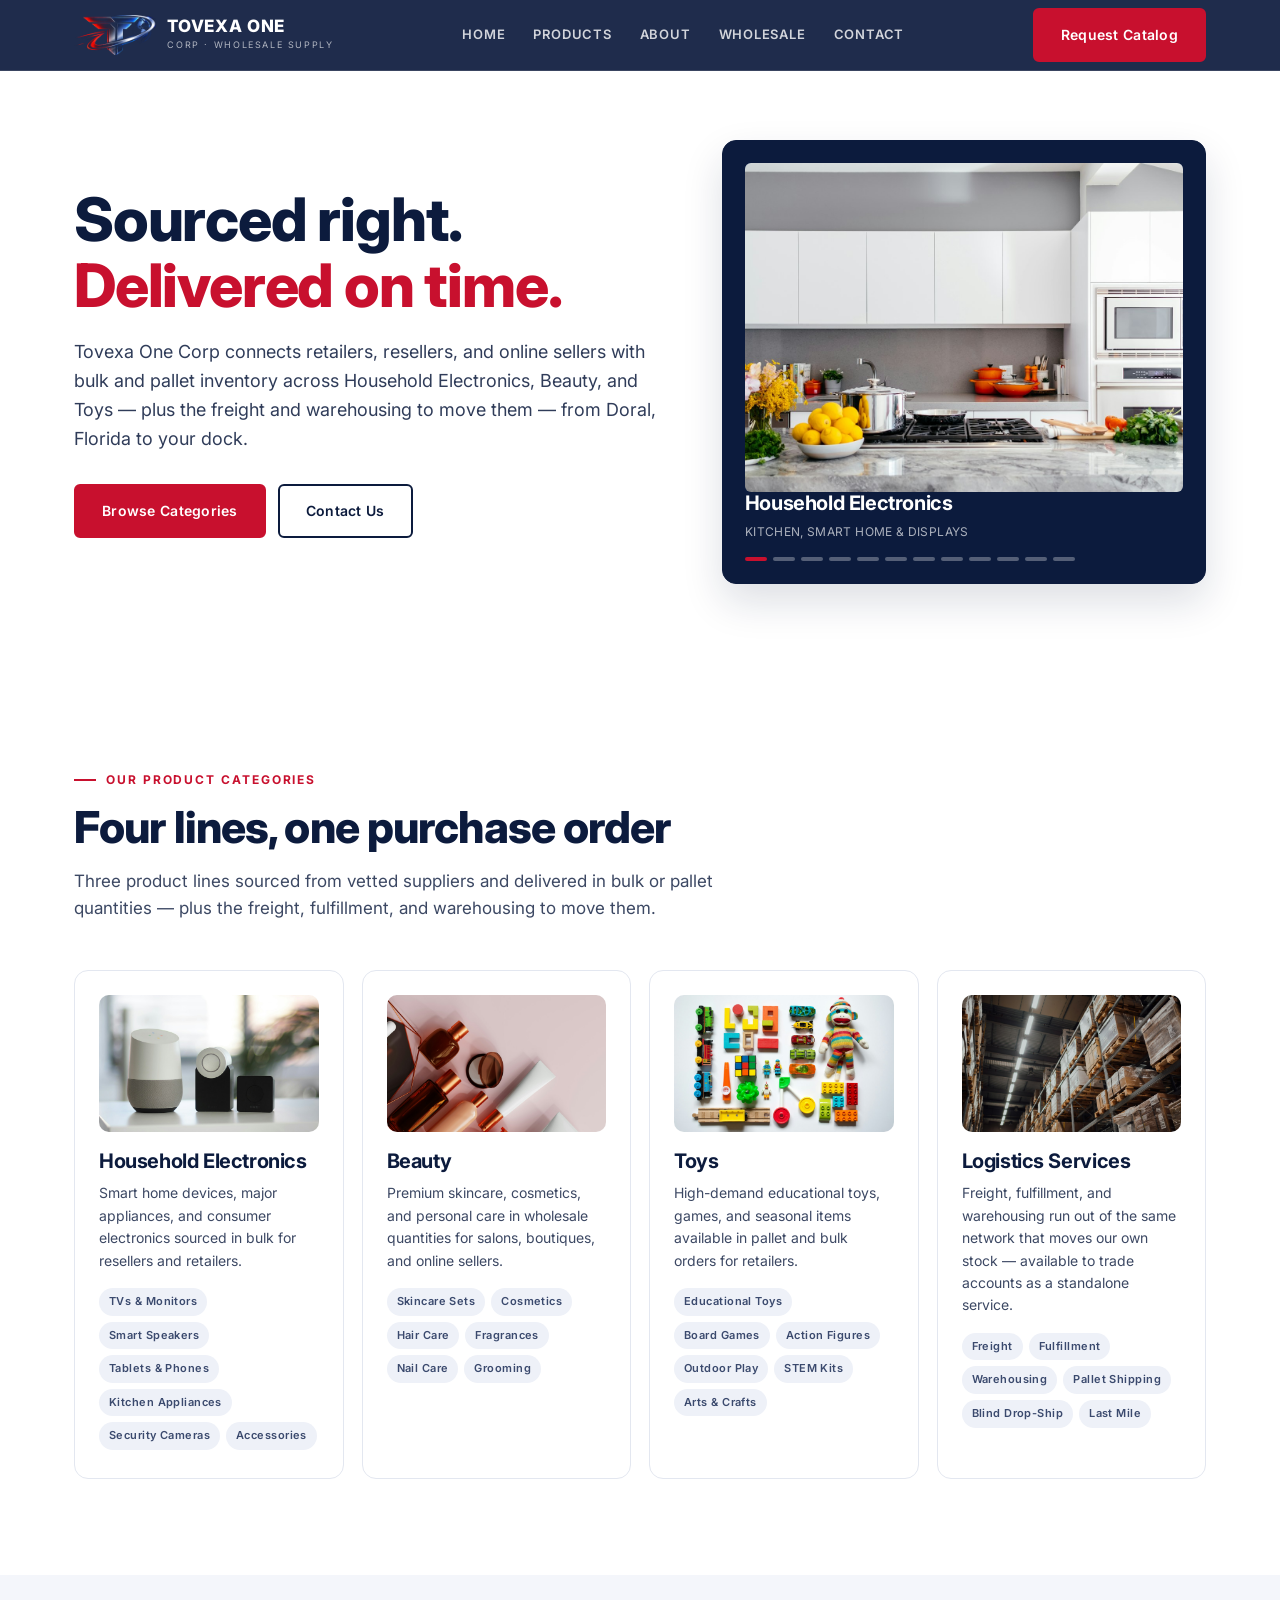
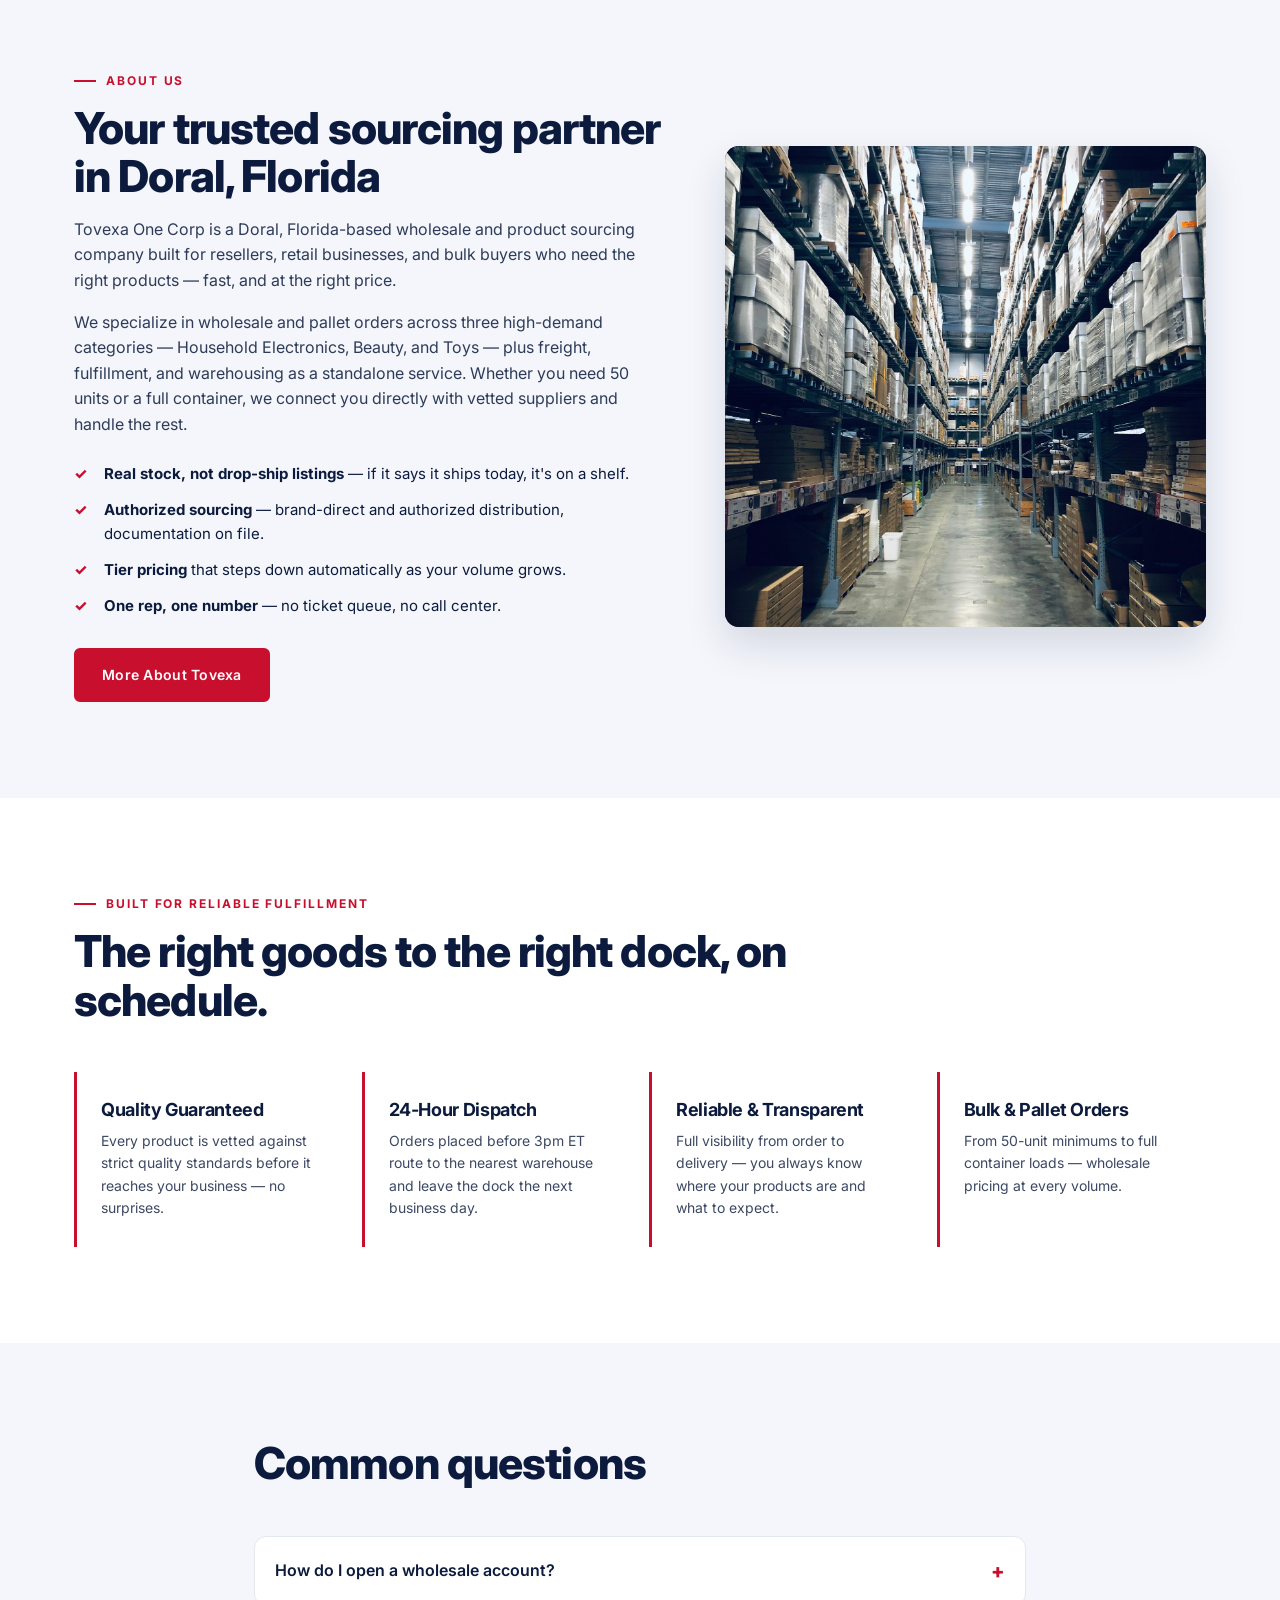
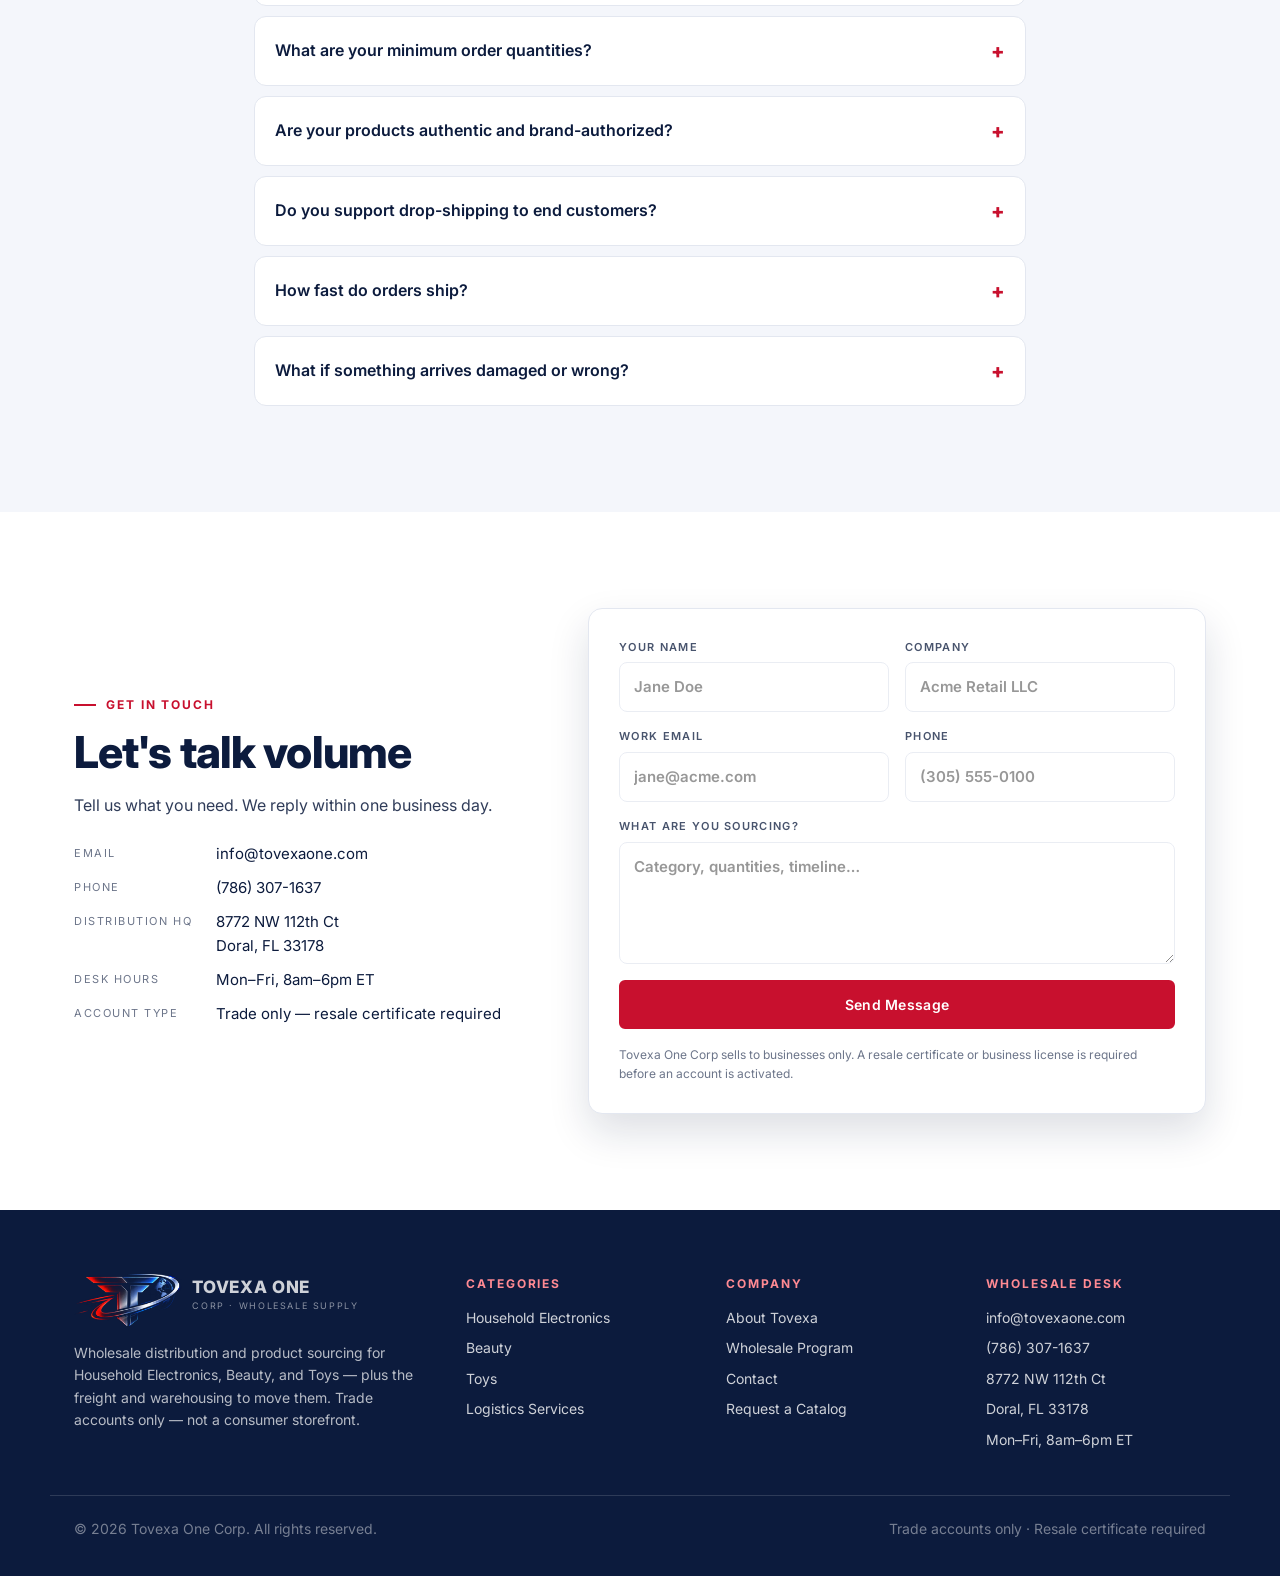
<file: index.html>
<!DOCTYPE html>
<html lang="en">
<head>
<meta charset="UTF-8">
<meta name="viewport" content="width=device-width, initial-scale=1.0">
<title>Tovexa One Corp | Wholesale Electronics, Beauty, Toys &amp; Logistics</title>
<meta name="description" content="Tovexa One Corp — wholesale distribution and product sourcing across Household Electronics, Beauty, and Toys — plus the freight and warehousing to move them. Bulk and pallet orders, trade accounts only.">
<!-- Tovexa One Corp — landing page. Colors/fonts in the :root block below. -->
<link rel="preconnect" href="https://fonts.googleapis.com">
<link href="https://fonts.googleapis.com/css2?family=Inter:wght@400;500;600;700;800&display=swap" rel="stylesheet">
<style>
/* THEME 2 — "Paper": clean white page like Voltiva, navy type, red accents. Edit colors here. */
:root{
  --navy:#0c1b3d; --navy-2:#1a3270; --red:#c8102e; --red-hover:#a80d26; --red-soft-text:#ff8a93;
  --bg:#ffffff; --bg-alt:#f4f6fb; --text:#0c1b3d; --line:#e3e7f0;
  --card-bg:#ffffff; --ico-bg:#fdecee; --tag-bg:#eef1f8; --tag-text:#3b4a6e; --input-bg:#fff;
  --nav-bg:rgba(12,27,61,.92); --nav-solid:#0c1b3d; --nav-text:#ffffff;
  --hero-bg:#ffffff; --hero-text:#0c1b3d; --hero-accent:#c8102e; --hero-line:#e3e7f0;
  --card-hero-bg:#0c1b3d; --card-hero-line:#0c1b3d; --card-hero-text:#fff;
  --art-bg:linear-gradient(160deg,#1a3270,#0c1b3d); --art-1:#2b4a94; --art-2:#4a6fd1;
  --ghost-border:#0c1b3d; --ghost-text:#0c1b3d; --ghost-hover-bg:#0c1b3d; --ghost-hover-text:#fff;
  --foot-bg:#0c1b3d; --foot-text:#fff;
  --shadow:0 18px 40px rgba(12,27,61,.14); --radius-card:14px; --radius-btn:6px;
  --font-head:'Inter',system-ui,sans-serif; --font-body:'Inter',system-ui,sans-serif;
}


*{box-sizing:border-box;margin:0;padding:0}
html{scroll-behavior:smooth;scroll-padding-top:80px}
body{font-family:var(--font-body);background:var(--bg);color:var(--text);line-height:1.6;-webkit-font-smoothing:antialiased}
a{color:inherit;text-decoration:none}
button,input,textarea,select{font-family:inherit}
h1,h2,h3{font-family:var(--font-head);line-height:1.1;letter-spacing:-.02em}
.wrap{max-width:1180px;margin:0 auto;padding:0 24px}
.narrow{max-width:820px}
.eyebrow{font-size:12px;font-weight:700;letter-spacing:.16em;text-transform:uppercase;color:var(--red);margin-bottom:14px;display:flex;align-items:center;gap:10px}
.eyebrow::before{content:"";width:22px;height:2px;background:var(--red)}
.btn{display:inline-flex;align-items:center;justify-content:center;padding:14px 26px;border-radius:var(--radius-btn);font-weight:600;font-size:14px;letter-spacing:.02em;border:2px solid transparent;cursor:pointer;transition:.2s;font-family:var(--font-body)}
.btn-primary{background:var(--red);color:#fff;border-color:var(--red)}
.btn-primary:hover{background:var(--red-hover);border-color:var(--red-hover);transform:translateY(-1px)}
.btn-ghost{border-color:var(--ghost-border);color:var(--ghost-text)}
.btn-ghost:hover{background:var(--ghost-hover-bg);color:var(--ghost-hover-text)}

/* nav */
.nav{position:fixed;top:0;left:0;right:0;z-index:50;background:var(--nav-bg);backdrop-filter:blur(12px);border-bottom:1px solid rgba(255,255,255,.12)}
.nav-in{display:flex;align-items:center;justify-content:space-between;height:70px;gap:20px}
.logo{display:flex;align-items:center;gap:10px;color:var(--nav-text)}
.logo img.logo-mark{height:40px;width:auto;display:block}
.logo-txt b{display:block;font-size:19px;font-weight:800;letter-spacing:.10em;line-height:1}
.logo-txt small{display:block;font-size:9px;letter-spacing:.16em;opacity:.7;margin-top:3px}
.foot .logo img.logo-mark{height:52px}
.logo b{display:block;font-family:var(--font-head);font-size:17px;letter-spacing:.04em;line-height:1}
.logo small{display:block;font-size:9px;letter-spacing:.18em;opacity:.65;margin-top:3px}
.links{display:flex;gap:28px;font-size:13px;font-weight:600;letter-spacing:.06em;text-transform:uppercase;color:var(--nav-text)}
.links a{opacity:.8;padding:6px 0;border-bottom:2px solid transparent}
.links a:hover{opacity:1;border-color:var(--red)}
.burger{display:none;background:none;border:0;font-size:22px;color:var(--nav-text);cursor:pointer}

/* hero */
.hero{padding:140px 0 90px;position:relative;overflow:hidden;background:var(--hero-bg);color:var(--hero-text)}
.hero-in{display:grid;grid-template-columns:1.1fr .9fr;gap:56px;align-items:center;position:relative}
.hero h1{font-size:clamp(38px,5vw,60px);font-weight:800;margin-bottom:20px}
.hero h1 em{font-style:normal;color:var(--hero-accent)}
.hero p{font-size:18px;max-width:54ch;opacity:.85;margin-bottom:30px}
.actions{display:flex;gap:12px;flex-wrap:wrap}
.hero-card{border-radius:var(--radius-card);background:var(--card-hero-bg);border:1px solid var(--card-hero-line);box-shadow:var(--shadow);padding:22px;color:var(--card-hero-text)}
.slideshow{position:relative;aspect-ratio:4/3;border-radius:calc(var(--radius-card) - 8px);overflow:hidden;background:var(--art-bg)}
.slide{position:absolute;inset:0;margin:0;opacity:0;transition:opacity .6s ease}
.slide.is-on{opacity:1}
.slide img{width:100%;height:100%;object-fit:cover;display:block}
.sl-btn{position:absolute;top:50%;transform:translateY(-50%);width:34px;height:34px;border-radius:50%;border:0;background:rgba(255,255,255,.85);color:var(--navy);font-size:20px;line-height:1;cursor:pointer;opacity:0;transition:.2s;z-index:2}
.slideshow:hover .sl-btn{opacity:1}
.sl-btn:hover{background:#fff}
.sl-btn.prev{left:10px}.sl-btn.next{right:10px}
.dots{display:flex;gap:6px;flex-wrap:wrap;margin-top:14px}
.dots button{width:22px;height:4px;border:0;border-radius:2px;background:rgba(255,255,255,.3);cursor:pointer;padding:0;transition:.2s}
.dots button.on{background:var(--red)}
.card-img{aspect-ratio:16/10;border-radius:10px;overflow:hidden;margin:-4px 0 18px}
.card-img img{width:100%;height:100%;object-fit:cover;display:block;transition:transform .4s}
.card:hover .card-img img{transform:scale(1.05)}
.about-art img{width:100%;height:100%;object-fit:cover;display:block}
.hero-card-txt h3{font-size:20px;margin-bottom:4px}
.hero-card-txt span{font-size:12px;letter-spacing:.03em;text-transform:uppercase;opacity:.65}

/* sections */
.sec{padding:96px 0}
.sec.alt{background:var(--bg-alt)}
.sec-head{max-width:720px;margin-bottom:48px}
.sec-head h2,.split h2{font-size:clamp(30px,3.6vw,44px);font-weight:800;margin-bottom:16px}
.sec-head p{font-size:17px;opacity:.8}
.grid-4{display:grid;grid-template-columns:repeat(4,1fr);gap:18px}
.grid-3{display:grid;grid-template-columns:repeat(3,1fr);gap:18px}
.card{background:var(--card-bg);border:1px solid var(--line);border-radius:var(--radius-card);padding:28px 24px;transition:.25s}
.card:hover{transform:translateY(-4px);box-shadow:var(--shadow);border-color:var(--red)}
.ico{width:44px;height:44px;border-radius:12px;background:var(--ico-bg);color:var(--red);display:grid;place-items:center;font-size:20px;font-weight:800;margin-bottom:18px}
.card h3{font-size:20px;margin-bottom:10px}
.card p{font-size:14px;opacity:.8;margin-bottom:16px}
.tags{list-style:none;display:flex;flex-wrap:wrap;gap:6px}
.tags li{font-size:11px;font-weight:600;letter-spacing:.04em;padding:5px 10px;border-radius:999px;background:var(--tag-bg);color:var(--tag-text)}
.split{display:grid;grid-template-columns:1.1fr .9fr;gap:64px;align-items:center}
.split p{opacity:.85;margin-bottom:16px}
.checks{list-style:none;margin:24px 0 30px;display:grid;gap:12px}
.checks li{padding-left:30px;position:relative;font-size:15px}
.checks li::before{content:"✓";position:absolute;left:0;top:0;color:var(--red);font-weight:800}
.about-art{aspect-ratio:1;border-radius:var(--radius-card);background:var(--art-bg);box-shadow:var(--shadow);position:relative;overflow:hidden}
.feats .feat{padding:28px 24px;border-left:3px solid var(--red);background:var(--card-bg);border-radius:0 var(--radius-card) var(--radius-card) 0}
.feat h3{font-size:18px;margin-bottom:10px}
.feat p{font-size:14px;opacity:.8}
.faq details{background:var(--card-bg);border:1px solid var(--line);border-radius:12px;margin-bottom:10px;padding:0 20px}
.faq summary{list-style:none;cursor:pointer;padding:18px 0;font-weight:600;display:flex;justify-content:space-between;align-items:center}
.faq summary::after{content:"+";color:var(--red);font-size:20px;font-weight:800}
.faq details[open] summary::after{content:"–"}
.faq p{padding:0 0 18px;opacity:.85;font-size:15px}
.info{display:grid;grid-template-columns:auto 1fr;gap:10px 24px;margin-top:24px;font-size:15px}
.info dt{font-size:11px;letter-spacing:.14em;text-transform:uppercase;opacity:.6;padding-top:3px}
.form{background:var(--card-bg);border:1px solid var(--line);border-radius:var(--radius-card);padding:30px;display:grid;grid-template-columns:1fr 1fr;gap:16px;box-shadow:var(--shadow)}
.form label{font-size:11px;letter-spacing:.12em;text-transform:uppercase;font-weight:600;opacity:.75;display:grid;gap:6px}
.form input,.form textarea{font:inherit;font-size:15px;padding:12px 14px;border:1px solid var(--line);border-radius:8px;background:var(--input-bg);color:var(--text);letter-spacing:0;text-transform:none}
.form input:focus,.form textarea:focus{outline:2px solid var(--red);border-color:transparent}
.form .full{grid-column:1/-1}
.form .ok{display:none;grid-column:1/-1;background:var(--ico-bg);color:var(--red);border-radius:8px;padding:12px 14px;font-size:14px;letter-spacing:0;text-transform:none;font-weight:500}
.form .ok.show{display:block}
.form small{font-size:12px;opacity:.6;letter-spacing:0;text-transform:none;font-weight:400}

/* footer */
.foot{background:var(--foot-bg);color:var(--foot-text);padding:64px 0 28px}
.foot-grid{display:grid;grid-template-columns:1.6fr 1fr 1fr 1fr;gap:40px;padding-bottom:36px;border-bottom:1px solid rgba(255,255,255,.14)}
.foot .logo{color:#fff;margin-bottom:16px}
.foot p{font-size:14px;opacity:.7;max-width:38ch}
.foot h4{font-size:12px;letter-spacing:.16em;text-transform:uppercase;color:var(--red-soft-text);margin-bottom:14px}
.foot a,.foot span{display:block;font-size:14px;opacity:.8;margin-bottom:8px}
.foot a:hover{opacity:1;color:var(--red-soft-text)}
.foot-legal{display:flex;justify-content:space-between;flex-wrap:wrap;gap:8px;padding-top:22px;font-size:12px;opacity:.55}

@media(max-width:960px){.grid-4,.grid-3{grid-template-columns:1fr 1fr}.foot-grid{grid-template-columns:1fr 1fr}}
@media(max-width:760px){
  .links{display:none;position:absolute;top:70px;left:0;right:0;flex-direction:column;gap:0;background:var(--nav-solid);padding:10px 24px 20px;border-bottom:1px solid var(--line)}
  .links.open{display:flex}.links a{padding:12px 0}
  .burger{display:block}.nav-cta{display:none}
  .hero{padding:110px 0 60px}.hero-in,.split{grid-template-columns:1fr}.about-art{max-width:360px}
  .grid-4,.grid-3{grid-template-columns:1fr}.sec{padding:64px 0}.form{grid-template-columns:1fr}}
</style>
</head>
<body>
<header class="nav">
  <div class="wrap nav-in">
    <a href="#home" class="logo"><img class="logo-mark" src="logo-mark.png" srcset="logo-mark.png 1x, logo-mark@2x.png 2x" alt="Tovexa One Corp"><span class="logo-txt"><b>TOVEXA ONE</b><small>CORP · WHOLESALE SUPPLY</small></span></a>
    <nav class="links"><a href="#home">Home</a><a href="#products">Products</a><a href="#about">About</a><a href="#wholesale">Wholesale</a><a href="#contact">Contact</a></nav>
    <a href="#contact" class="btn btn-primary nav-cta">Request Catalog</a>
    <button class="burger" aria-label="Menu" onclick="document.querySelector('.links').classList.toggle('open')">☰</button>
  </div>
</header>

<section class="hero" id="home">
  <div class="wrap hero-in">
    <div class="hero-copy">      <h1>Sourced right.<br><em>Delivered on time.</em></h1>
      <p>Tovexa One Corp connects retailers, resellers, and online sellers with bulk and pallet inventory across Household Electronics, Beauty, and Toys — plus the freight and warehousing to move them — from Doral, Florida to your dock.</p>
      <div class="actions"><a href="#products" class="btn btn-primary">Browse Categories</a><a href="#contact" class="btn btn-ghost">Contact Us</a></div>
    </div>
    <div class="hero-card">
      <div class="slideshow" id="slideshow">
        <figure class="slide is-on" data-title="Household Electronics" data-sub="Kitchen, smart home &amp; displays"><img src="images/electronics-1.jpg" alt="Kitchen appliances"></figure>
        <figure class="slide" data-title="Household Electronics" data-sub="Smart speakers &amp; connected devices"><img loading="lazy" src="images/electronics-2.jpg" alt="Smart home devices"></figure>
        <figure class="slide" data-title="Household Electronics" data-sub="Small appliances &amp; countertop goods"><img loading="lazy" src="images/electronics-3.jpg" alt="Small kitchen appliance"></figure>
        <figure class="slide" data-title="Beauty" data-sub="Skincare &amp; personal care"><img loading="lazy" src="images/beauty-1.jpg" alt="Skincare products"></figure>
        <figure class="slide" data-title="Beauty" data-sub="Cosmetics &amp; grooming"><img loading="lazy" src="images/beauty-2.jpg" alt="Cosmetics"></figure>
        <figure class="slide" data-title="Beauty" data-sub="Salon &amp; boutique assortments"><img loading="lazy" src="images/beauty-3.jpg" alt="Beauty assortment"></figure>
        <figure class="slide" data-title="Toys" data-sub="Educational toys &amp; STEM kits"><img loading="lazy" src="images/toys-1.jpg" alt="Educational toys"></figure>
        <figure class="slide" data-title="Toys" data-sub="Games, figures &amp; outdoor play"><img loading="lazy" src="images/toys-2.jpg" alt="Assorted toys"></figure>
        <figure class="slide" data-title="Toys" data-sub="Plush &amp; seasonal lines"><img loading="lazy" src="images/toys-3.jpg" alt="Plush toys"></figure>
        <figure class="slide" data-title="Logistics Services" data-sub="Warehousing &amp; pallet storage"><img loading="lazy" src="images/logistics-1.jpg" alt="Warehouse racking"></figure>
        <figure class="slide" data-title="Logistics Services" data-sub="Freight &amp; distribution network"><img loading="lazy" src="images/logistics-2.jpg" alt="Distribution warehouse"></figure>
        <figure class="slide" data-title="Logistics Services" data-sub="Fulfillment &amp; dock operations"><img loading="lazy" src="images/logistics-3.jpg" alt="Forklift in warehouse"></figure>
        <button class="sl-btn prev" aria-label="Previous slide">‹</button>
        <button class="sl-btn next" aria-label="Next slide">›</button>
      </div>
      <div class="hero-card-txt"><h3 id="slTitle">Household Electronics</h3><span id="slSub">Kitchen, smart home &amp; displays</span></div>
      <div class="dots" id="slDots"></div>
    </div>
  </div>
</section>

<section class="sec" id="products">
  <div class="wrap">
    <div class="sec-head"><div class="eyebrow">Our Product Categories</div><h2>Four lines, one purchase order</h2><p>Three product lines sourced from vetted suppliers and delivered in bulk or pallet quantities — plus the freight, fulfillment, and warehousing to move them.</p></div>
    <div class="grid-4">
      <article class="card"><div class="card-img"><img src="images/electronics-2.jpg" alt="Household Electronics" loading="lazy"></div><h3>Household Electronics</h3><p>Smart home devices, major appliances, and consumer electronics sourced in bulk for resellers and retailers.</p><ul class="tags"><li>TVs &amp; Monitors</li><li>Smart Speakers</li><li>Tablets &amp; Phones</li><li>Kitchen Appliances</li><li>Security Cameras</li><li>Accessories</li></ul></article>
      <article class="card"><div class="card-img"><img src="images/beauty-2.jpg" alt="Beauty" loading="lazy"></div><h3>Beauty</h3><p>Premium skincare, cosmetics, and personal care in wholesale quantities for salons, boutiques, and online sellers.</p><ul class="tags"><li>Skincare Sets</li><li>Cosmetics</li><li>Hair Care</li><li>Fragrances</li><li>Nail Care</li><li>Grooming</li></ul></article>
      <article class="card"><div class="card-img"><img src="images/toys-1.jpg" alt="Toys" loading="lazy"></div><h3>Toys</h3><p>High-demand educational toys, games, and seasonal items available in pallet and bulk orders for retailers.</p><ul class="tags"><li>Educational Toys</li><li>Board Games</li><li>Action Figures</li><li>Outdoor Play</li><li>STEM Kits</li><li>Arts &amp; Crafts</li></ul></article>
      <article class="card"><div class="card-img"><img src="images/logistics-1.jpg" alt="Logistics Services" loading="lazy"></div><h3>Logistics Services</h3><p>Freight, fulfillment, and warehousing run out of the same network that moves our own stock — available to trade accounts as a standalone service.</p><ul class="tags"><li>Freight</li><li>Fulfillment</li><li>Warehousing</li><li>Pallet Shipping</li><li>Blind Drop-Ship</li><li>Last Mile</li></ul></article>
    </div>
  </div>
</section>

<section class="sec alt" id="about">
  <div class="wrap split">
    <div>
      <div class="eyebrow">About Us</div>
      <h2>Your trusted sourcing partner in Doral, Florida</h2>
      <p>Tovexa One Corp is a Doral, Florida-based wholesale and product sourcing company built for resellers, retail businesses, and bulk buyers who need the right products — fast, and at the right price.</p>
      <p>We specialize in wholesale and pallet orders across three high-demand categories — Household Electronics, Beauty, and Toys — plus freight, fulfillment, and warehousing as a standalone service. Whether you need 50 units or a full container, we connect you directly with vetted suppliers and handle the rest.</p>
      <ul class="checks">
        <li><b>Real stock, not drop-ship listings</b> — if it says it ships today, it's on a shelf.</li>
        <li><b>Authorized sourcing</b> — brand-direct and authorized distribution, documentation on file.</li>
        <li><b>Tier pricing</b> that steps down automatically as your volume grows.</li>
        <li><b>One rep, one number</b> — no ticket queue, no call center.</li>
      </ul>
      <a href="#contact" class="btn btn-primary">More About Tovexa</a>
    </div>
    <div class="about-art"><img src="images/logistics-2.jpg" alt="Tovexa distribution warehouse"></div>
  </div>
</section>

<section class="sec" id="wholesale">
  <div class="wrap">
    <div class="sec-head"><div class="eyebrow">Built for reliable fulfillment</div><h2>The right goods to the right dock, on schedule.</h2></div>
    <div class="grid-4 feats">
      <div class="feat"><h3>Quality Guaranteed</h3><p>Every product is vetted against strict quality standards before it reaches your business — no surprises.</p></div>
      <div class="feat"><h3>24-Hour Dispatch</h3><p>Orders placed before 3pm ET route to the nearest warehouse and leave the dock the next business day.</p></div>
      <div class="feat"><h3>Reliable &amp; Transparent</h3><p>Full visibility from order to delivery — you always know where your products are and what to expect.</p></div>
      <div class="feat"><h3>Bulk &amp; Pallet Orders</h3><p>From 50-unit minimums to full container loads — wholesale pricing at every volume.</p></div>
    </div>
  </div>
</section>

<section class="sec alt" id="faq">
  <div class="wrap narrow">
    <div class="sec-head"><h2>Common questions</h2></div>
    <div class="faq">
      <details><summary>How do I open a wholesale account?</summary><p>Submit a resale certificate and business license with the catalog request form. Verification typically takes 24–48 hours, and there is no cost to apply.</p></details>
      <details><summary>What are your minimum order quantities?</summary><p>MOQs are set per category, most starting between 50 and 100 units. Pallet-priced lines are quoted per pallet. Volume tiers apply automatically as order size grows.</p></details>
      <details><summary>Are your products authentic and brand-authorized?</summary><p>Yes. Everything is sourced brand-direct or through authorized distribution. Invoices and authenticity documentation are available for any lot on request.</p></details>
      <details><summary>Do you support drop-shipping to end customers?</summary><p>Yes, for approved accounts, with blind packing slips and direct integrations for Shopify, WooCommerce, and Amazon.</p></details>
      <details><summary>How fast do orders ship?</summary><p>Standard orders dispatch within 24 hours from the nearest regional warehouse. Most of the continental US is covered by two-day ground.</p></details>
      <details><summary>What if something arrives damaged or wrong?</summary><p>Open an RMA from your account dashboard. Damaged or incorrect stock is resolved within five business days with no restocking fee.</p></details>
    </div>
  </div>
</section>

<section class="sec" id="contact">
  <div class="wrap split">
    <div>
      <div class="eyebrow">Get in touch</div>
      <h2>Let's talk volume</h2>
      <p>Tell us what you need. We reply within one business day.</p>
      <dl class="info">
        <dt>Email</dt><dd>info@tovexaone.com</dd>
        <dt>Phone</dt><dd>(786) 307-1637</dd>
        <dt>Distribution HQ</dt><dd>8772 NW 112th Ct<br>Doral, FL 33178</dd>
        <dt>Desk hours</dt><dd>Mon–Fri, 8am–6pm ET</dd>
        <dt>Account type</dt><dd>Trade only — resale certificate required</dd>
      </dl>
    </div>
    <form class="form" id="contactForm" onsubmit="submitContact(event)">
      <label>Your name<input id="c-name" required placeholder="Jane Doe"></label>
      <label>Company<input id="c-company" required placeholder="Acme Retail LLC"></label>
      <label>Work email<input id="c-email" type="email" required placeholder="jane@acme.com"></label>
      <label>Phone<input id="c-phone" type="tel" placeholder="(305) 555-0100"></label>
      <label class="full">What are you sourcing?<textarea id="c-message" rows="4" placeholder="Category, quantities, timeline…"></textarea></label>
      <button class="btn btn-primary full" type="submit">Send Message</button>
      <p class="ok full" id="contactSuccess">Thanks — your email app should open with the message ready to send. We reply within one business day.</p>
      <small class="full">Tovexa One Corp sells to businesses only. A resale certificate or business license is required before an account is activated.</small>
    </form>
  </div>
</section>

<footer class="foot">
  <div class="wrap foot-grid">
    <div><div class="logo"><img class="logo-mark" src="logo-mark.png" srcset="logo-mark.png 1x, logo-mark@2x.png 2x" alt="Tovexa One Corp"><span class="logo-txt"><b>TOVEXA ONE</b><small>CORP · WHOLESALE SUPPLY</small></span></div><p>Wholesale distribution and product sourcing for Household Electronics, Beauty, and Toys — plus the freight and warehousing to move them. Trade accounts only — not a consumer storefront.</p></div>
    <div><h4>Categories</h4><a href="#products">Household Electronics</a><a href="#products">Beauty</a><a href="#products">Toys</a><a href="#products">Logistics Services</a></div>
    <div><h4>Company</h4><a href="#about">About Tovexa</a><a href="#wholesale">Wholesale Program</a><a href="#contact">Contact</a><a href="#contact">Request a Catalog</a></div>
    <div><h4>Wholesale Desk</h4><a href="mailto:info@tovexaone.com">info@tovexaone.com</a><a href="tel:+17863071637">(786) 307-1637</a><span>8772 NW 112th Ct</span><span>Doral, FL 33178</span><span>Mon–Fri, 8am–6pm ET</span></div>
  </div>
  <div class="wrap foot-legal"><span>© 2026 Tovexa One Corp. All rights reserved.</span><span>Trade accounts only · Resale certificate required</span></div>
</footer>
<script>
  /* Where contact-form submissions go. Change this one line to reroute the inbox. */
  const INBOX = 'info@tovexaone.com';

  /* ---- hero slideshow ---- */
  (function(){
    const slides = [...document.querySelectorAll('.slide')];
    const dots = document.getElementById('slDots');
    const title = document.getElementById('slTitle');
    const sub = document.getElementById('slSub');
    let i = 0, timer;

    slides.forEach((_, n) => {
      const b = document.createElement('button');
      b.setAttribute('aria-label', 'Slide ' + (n + 1));
      b.addEventListener('click', () => { go(n); restart(); });
      dots.appendChild(b);
    });

    function go(n){
      i = (n + slides.length) % slides.length;
      slides.forEach((s, k) => s.classList.toggle('is-on', k === i));
      [...dots.children].forEach((d, k) => d.classList.toggle('on', k === i));
      title.innerHTML = slides[i].dataset.title;
      sub.innerHTML = slides[i].dataset.sub;
    }
    function restart(){ clearInterval(timer); timer = setInterval(() => go(i + 1), 4000); }

    document.querySelector('.sl-btn.prev').addEventListener('click', () => { go(i - 1); restart(); });
    document.querySelector('.sl-btn.next').addEventListener('click', () => { go(i + 1); restart(); });
    document.getElementById('slideshow').addEventListener('mouseenter', () => clearInterval(timer));
    document.getElementById('slideshow').addEventListener('mouseleave', restart);

    go(0); restart();
  })();

  const val = id => (document.getElementById(id)?.value || '').trim();

  function submitContact(e){
    e.preventDefault();
    let b = 'CONTACT — TOVEXA ONE CORP\n=========================\n\n';
    b += 'Name: ' + val('c-name') + '\n';
    if (val('c-company')) b += 'Company: ' + val('c-company') + '\n';
    b += 'Email: ' + val('c-email') + '\n';
    if (val('c-phone')) b += 'Phone: ' + val('c-phone') + '\n';
    if (val('c-message')) b += '\nSourcing Needs:\n' + val('c-message') + '\n';
    document.getElementById('contactSuccess').classList.add('show');
    window.location.href = 'mailto:' + INBOX +
      '?subject=' + encodeURIComponent('Wholesale Inquiry — Tovexa One Corp') +
      '&body=' + encodeURIComponent(b);
  }

  // close mobile menu on link click
  document.querySelectorAll('.links a').forEach(a=>a.addEventListener('click',()=>document.querySelector('.links').classList.remove('open')));
</script>
</body>
</html>
</file>
